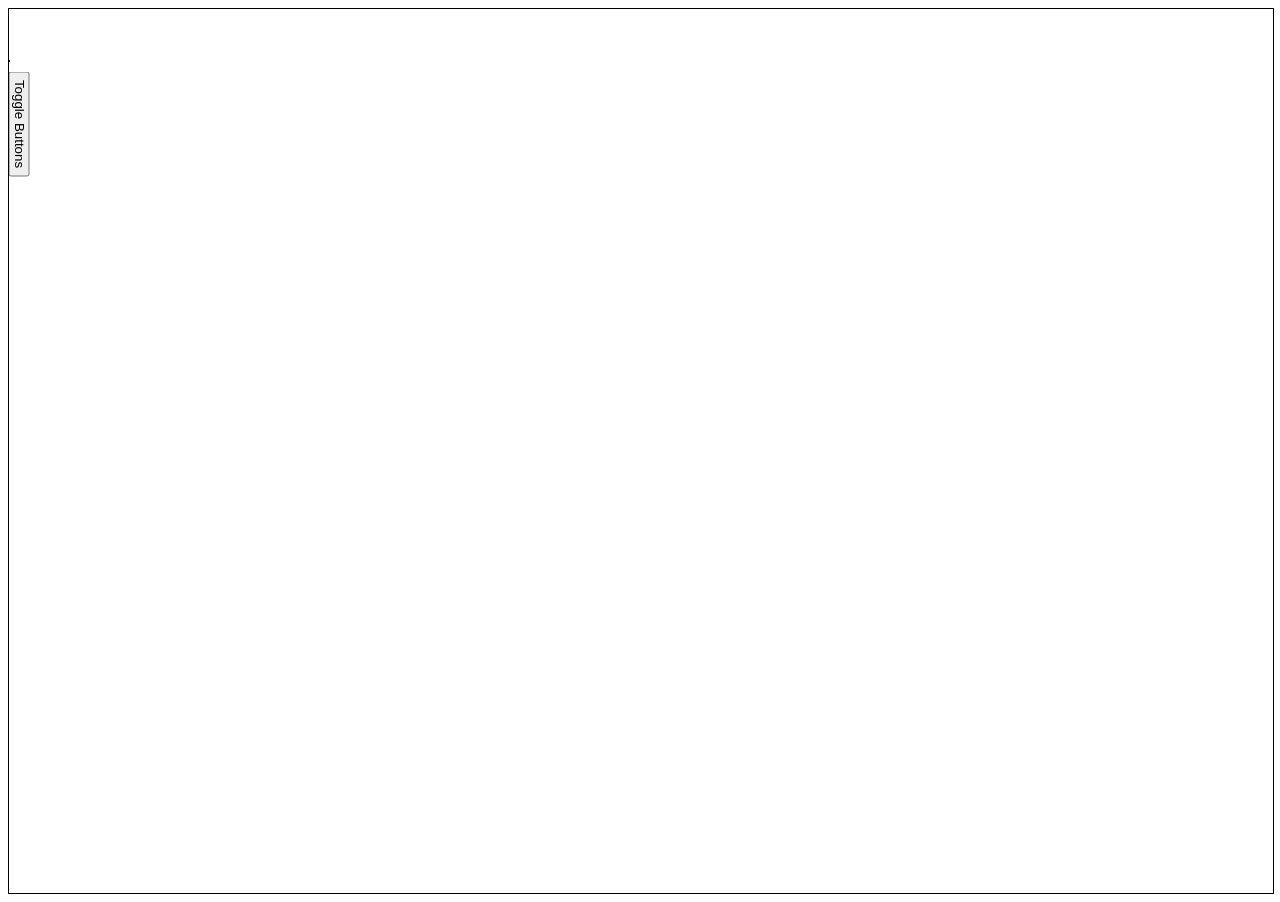
<file: process flow.html>
<html><head>
    <style>
        #process-container {
    position: relative;
    border: 1px solid #000;
        overflow: auto;
    width: 100%;
    height: 100vh;
        }
#process-container>div:focus-visible
{outline: -webkit-focus-ring-color auto 0px;}



        #sidebar {
    width: max-content;
    height: max-content;
    border: 1px solid #000;
    float: left;
    background-color: #f0f0f0;
    position: absolute;
    z-index: 3;
    top: 60px;
        }

        .item {
            position: absolute;
            background-color: #f0f0f0;
            cursor: move;
			width: 100px;
			min-height: 100px;
			height: fit-content;
			z-index:2;
        }

        .line {
            position: absolute;
            background: #000;
			height:1px;
			z-index:1;
        }
		.mainNo,.mainYes{
		    border: 1px solid #000;
		}
        div

.add-button {
	display: flex;
    background-color: #fff;
    border: 1px solid #d5d9d9;
    border-radius: 8px;
    box-shadow: rgba(213, 217, 217, .5) 0 2px 5px 0;
    box-sizing: border-box;
    color: #0f1111;
    cursor: pointer;
    font-family: "Amazon Ember", sans-serif;
    font-size: 13px;
    line-height: 29px;
    text-align: center;
    text-decoration: none;
    user-select: none;
    -webkit-user-select: none;
    touch-action: manipulation;
    vertical-align: middle;
    width: 150px;
    flex-direction: row;
    align-items: center;
    height: 50px;
}

.add-button:hover {
  background-color: #f7fafa;
}

.add-button:focus {
  border-color: #008296;
  box-shadow: rgba(213, 217, 217, .5) 0 2px 5px 0;
  outline: 0;
}

        .popup {
            position: absolute;
            background: #fff;
            border: 1px solid #000;
            padding: 10px;
            display: none;
        }
		.toggleButton{
		position: absolute;
		left: calc(100% + 10px);
		transform-origin: left;
		transform: rotate(90deg);
		width: 105px;}
			
			.process{
margin: 0px 5px;
    width: 30px;
    height: 30px;
    background: url('data:image/svg+xml;utf8,<svg xmlns="http://www.w3.org/2000/svg" viewBox="0 0 32 32" preserveAspectRatio="none">><rect x="1.6" y="7.8" width="28.8" height="14.4" fill="%23f1f3f4" stroke="%23000000" stroke-width="1.3" style="pointer-events: none;"/></svg>') no-repeat center center;
  background-size: cover;
			}
    
	.terminator{
margin: 0px 5px;
    width: 30px;
    height: 30px;
  background: url('data:image/svg+xml;utf8,<svg xmlns="http://www.w3.org/2000/svg" viewBox="0 0 32 32" preserveAspectRatio="none">><path d="M 10.38 6.3 L 21.62 6.3 C 26.53 6.3 30.5 10.2 30.5 15 C 30.5 19.8 26.53 23.7 21.62 23.7 L 10.38 23.7 C 5.47 23.7 1.5 19.8 1.5 15 C 1.5 10.2 5.47 6.3 10.38 6.3 Z" fill="%23f1f3f4" stroke="%23000000" stroke-width="1.3" stroke-miterlimit="10" style="fill: light-dark(rgb(241, 243, 244), rgb(27, 29, 30)); stroke: light-dark(rgb(0, 0, 0), rgb(192, 192, 192)); pointer-events: none;"/></svg>') no-repeat center center;
  background-size: cover; /* Adjust as needed */
  }
	
	
	.decision {
margin: 0px 5px;
    width: 30px;
    height: 30px;
  background: url('data:image/svg+xml;utf8,<svg xmlns="http://www.w3.org/2000/svg" viewBox="0 0 32 32" preserveAspectRatio="none">><path d="M 16 1.4 L 29.6 15 L 16 28.6 L 2.4 15 Z" fill="%23f1f3f4" stroke="%23000000" stroke-width="1.3" stroke-miterlimit="10" style="fill: light-dark(rgb(241, 243, 244), rgb(27, 29, 30)); stroke: light-dark(rgb(0, 0, 0), rgb(192, 192, 192)); pointer-events: none;"/></svg>') no-repeat center center;
  background-size: cover; /* Adjust as needed */
}

	.document {
margin: 0px 5px;
    width: 30px;
    height: 30px;
  background: url('data:image/svg+xml;utf8,<svg xmlns="http://www.w3.org/2000/svg" viewBox="0 0 32 32" preserveAspectRatio="none">><path d="M 1.6 5.4 L 30.4 5.4 L 30.4 21.72 Q 23.2 16.54 16 21.72 Q 8.8 26.9 1.6 21.72 L 1.6 8.28 Z" fill="%23f1f3f4" stroke="%23000000" stroke-width="1.3" stroke-miterlimit="10" style="fill: light-dark(rgb(241, 243, 244), rgb(27, 29, 30)); stroke: light-dark(rgb(0, 0, 0), rgb(192, 192, 192)); pointer-events: none;"/></svg>') no-repeat center center;
  background-size: cover; /* Adjust as needed */
}

	.inputoutput {
margin: 0px 5px;
    width: 30px;
    height: 30px;
background: url('data:image/svg+xml;utf8,<svg xmlns="http://www.w3.org/2000/svg" viewBox="0 0 32 32" preserveAspectRatio="none">><path d="M 1.6 22.2 L 6.4 7.8 L 30.4 7.8 L 25.6 22.2 Z" fill="%23f1f3f4" stroke="%23000000" stroke-width="1.3" stroke-miterlimit="10" style="fill: light-dark(rgb(241, 243, 244), rgb(27, 29, 30)); stroke: light-dark(rgb(0, 0, 0), rgb(192, 192, 192)); pointer-events: none;"/></svg>') no-repeat center center;
  background-size: cover; /* Adjust as needed */
}

	.flow {
margin: 0px 5px;
    width: 30px;
    height: 30px;
  background: url('data:image/svg+xml;utf8,<svg xmlns="http://www.w3.org/2000/svg" viewBox="0 0 32 32" preserveAspectRatio="none">><g transform="translate(0.5,0.5)" style="visibility: visible; pointer-events: none;"><path d="M 5.29 25.29 L 24.4 6.18" fill="none" stroke="white" stroke-width="9.3" stroke-miterlimit="10" style="stroke: light-dark(rgb(0, 0, 0), rgb(192, 192, 192)); pointer-events: none;" visibility="hidden"></path><path d="M 5.29 25.29 L 24.4 6.18" fill="none" stroke="%23000000" stroke-width="1.3" stroke-miterlimit="10" style="stroke: light-dark(rgb(0, 0, 0), rgb(192, 192, 192)); pointer-events: none;"></path><path d="M 25.96 4.62 L 24.92 7.74 L 24.4 6.18 L 22.84 5.66 Z" fill="%23000000" stroke="%23000000" stroke-width="1.3" stroke-miterlimit="10" style="fill: light-dark(rgb(0, 0, 0), rgb(192, 192, 192)); stroke: light-dark(rgb(0, 0, 0), rgb(192, 192, 192)); pointer-events: none;"></path></g></svg>') no-repeat center center;
  background-size: cover; /* Adjust as needed */
}
	.delay {
margin: 0px 5px;
    width: 30px;
    height: 30px;
  background: url('data:image/svg+xml;utf8,<svg xmlns="http://www.w3.org/2000/svg" viewBox="0 0 32 32" preserveAspectRatio="none">><path d="M 1.5 7.75 C 1.5 6.95 2.16 6.3 2.98 6.3 L 24.82 6.3 C 28.28 7.86 30.5 11.26 30.5 15 C 30.5 18.74 28.28 22.14 24.82 23.7 L 2.98 23.7 C 2.16 23.7 1.5 23.05 1.5 22.25 L 1.5 7.75 Z" fill="%23f1f3f4" stroke="%23000000" stroke-width="1.3" stroke-miterlimit="10" style="fill: light-dark(rgb(241, 243, 244), rgb(27, 29, 30)); stroke: light-dark(rgb(0, 0, 0), rgb(192, 192, 192)); pointer-events: none;"/></svg>') no-repeat center center;
  background-size: cover; /* Adjust as needed */
}


.materialTransfer {
margin: 0px 5px;
    width: 30px;
    height: 30px;
  background: url('data:image/svg+xml;utf8,<svg xmlns="http://www.w3.org/2000/svg" viewBox="0 0 32 32" preserveAspectRatio="none">><path d="M 1.5 10.94 L 18.9 10.94 L 18.9 4.85 L 30.5 15 L 18.9 25.15 L 18.9 19.06 L 1.5 19.06 L 1.5 15 Z" fill="%23f1f3f4" stroke="%23000000" stroke-width="1.3" stroke-miterlimit="10" style="fill: light-dark(rgb(241, 243, 244), rgb(27, 29, 30)); stroke: light-dark(rgb(0, 0, 0), rgb(192, 192, 192)); pointer-events: none;"/></svg>') no-repeat center center;
  background-size: cover; /* Adjust as needed */
}

.mainprocess {
  margin: 0px 5px;
  background: url('data:image/svg+xml;utf8,<svg width="32" height="32" xmlns="http://www.w3.org/2000/svg" preserveAspectRatio="none">&gt;<g class="layer"><path fill="%23f1f3f4" stroke="%23000000" stroke-width="1.3" d="M-.03.05h31.92v31.9H-.03z" vector-effect="non-scaling-stroke"/></g></svg>') no-repeat center center;
  background-size: 100% 100%;
}

.mainterminator {
  margin: 0px 5px;

  background: url('data:image/svg+xml;utf8,<svg width="32" height="32" xmlns="http://www.w3.org/2000/svg" preserveAspectRatio="none">&gt;<g class="layer"><path d="M9.87.05H22.2c5.39 0 9.74 7.16 9.74 15.98s-4.36 15.98-9.74 15.98H9.87c-5.39 0-9.74-7.16-9.74-15.98S4.49.05 9.87.05z" fill="%23f1f3f4" stroke="%23000000" stroke-width="1.3" vector-effect="non-scaling-stroke"/></g></svg>') no-repeat center center;
  background-size: 100% 100%;
}

.maindecision {
  margin: 0px 5px;

  background: url('data:image/svg+xml;utf8,<svg width="32" height="32" xmlns="http://www.w3.org/2000/svg" preserveAspectRatio="none">&gt;<g class="layer"><path d="m16 .4 15.72 15.73L16 31.86.28 16.13 16 .4z" fill="%23f1f3f4" stroke="%23000000" stroke-width="1.3" vector-effect="non-scaling-stroke"/></g></svg>') no-repeat center center;
  background-size: 100% 100%;
}

.maindocument {
  margin: 0px 5px;

  background: url('data:image/svg+xml;utf8,<svg width="32" height="32" xmlns="http://www.w3.org/2000/svg" preserveAspectRatio="none">preserveAspectRatio=&quot;none&quot;&gt;<g class="layer"><path d="M.1.02h31.86v27.54q-7.97-8.74-15.93 0-7.97 8.74-15.93 0V.02z" fill="%23f1f3f4" stroke="%23000000" stroke-width="1.3" vector-effect="non-scaling-stroke" /></g></svg>') no-repeat center center;
  background-size: 100% 100%;
}

.maininputoutput {
  margin: 0px 5px;

  background: url('data:image/svg+xml;utf8,<svg width="32" height="32" xmlns="http://www.w3.org/2000/svg" preserveAspectRatio="none">&gt;<g class="layer"><path d="M.1 32.07 5.4-.08h26.5l-5.3 32.15H.1z" fill="%23f1f3f4" stroke="%23000000" stroke-width="1.3" vector-effect="non-scaling-stroke"/></g></svg>') no-repeat center center;
  background-size: 100% 100%;
}

.maindelay {
  margin: 0px 5px;

  background: url('data:image/svg+xml;utf8,<svg width="32" height="32" xmlns="http://www.w3.org/2000/svg" preserveAspectRatio="none">&gt;<g class="layer"><path d="M.75 3.33c0-1.4.7-2.53 1.56-2.53h23.06c3.65 2.73 6 8.67 6 15.2 0 6.53-2.34 12.47-6 15.2H2.31c-.87 0-1.56-1.14-1.56-2.53V3.34z" fill="light-dark(rgb(241, 243, 244), rgb(27, 29, 30))" stroke="light-dark(rgb(0, 0, 0), rgb(192, 192, 192))" stroke-width="1.3" vector-effect="non-scaling-stroke"/></g></svg>') no-repeat center center;
  background-size: 100% 100%;
}

.mainmaterialTransfer {
  margin: 0px 5px;

  background: url('data:image/svg+xml;utf8,<svg width="32" height="32" xmlns="http://www.w3.org/2000/svg" preserveAspectRatio="none">&gt;<g class="layer"><path d="M.69 10.19h18.38V1.66l12.25 14.21-12.25 14.21v-8.53H.69V10.17z" fill="light-dark(rgb(241, 243, 244), rgb(27, 29, 30))" stroke="light-dark(rgb(0, 0, 0), rgb(192, 192, 192))" stroke-width="1.3" vector-effect="non-scaling-stroke"/></g></svg>') no-repeat center center;
  background-size: 100% 100%;
}

.mainNo.item,.mainYes.item{
    width: 30px;
    height: 20px;
	min-height:20px;
}

.center{
    align-content: center;
    text-align: center;}
	
	
	/* Add styles for the resizers */
.resizers {
    position: absolute;
    width: 100%;
    height: 100%;
    top: 0;
    left: 0;
    pointer-events: none; /* To allow clicks through to the resizable element */
}

/* Individual resizers */
.resizer {
    width: 10px;
    height: 10px;
    background: #000;
    position: absolute;
    pointer-events: all; /* Enable pointer events on resizers */
}

/* Resizer positions */
.resizer.top-left {
    top: -5px;
    left: -5px;
    cursor: nwse-resize;
}

.resizer.top-right {
    top: -5px;
    right: -5px;
    cursor: nesw-resize;
}

.resizer.bottom-left {
    bottom: -5px;
    left: -5px;
    cursor: nesw-resize;
}

.resizer.bottom-right {
    bottom: -5px;
    right: -5px;
    cursor: nwse-resize;
}

/* Container styles */
#process-container {
    position: relative;
    width: 100%;
    height: 100%;
}
#context-menu{z-index:10000;}
body {
  user-select: none;
}


.endline::after {
    content: '';
    position: absolute;
    width: 21px;
    height: 17px;
    top: -8px;
	left:calc(100% - 20px);
    background-color: #ffffff;
  background: url('data:image/svg+xml;utf8,<svg width="10" height="10" xmlns="http://www.w3.org/2000/svg" preserveAspectRatio="none"><g class="layer"><g class="layer"><path d="M9 5 .6 9.2 2.7 5 .6.8 9 5z" fill="light-dark(rgb(0, 0, 0), rgb(255, 255, 255))" class="layer" stroke="light-dark(rgb(0, 0, 0), rgb(255, 255, 255))" stroke-miterlimit="10"/></g></g></svg>') no-repeat center center;
  background-size: 100% 100%; /* Adjust as needed */

}

	</style>
	
</head>


<body>
        <div id="sidebar">
        <button class="toggleButton" onclick="toggleButtons()">Toggle Buttons</button>
        <div id="button-container" style="display: none;">
		            <div class="add-button" onclick="addItem('terminator')"><div class="terminator"></div><div>Start/End</div></div>
            <div class="add-button" onclick="addItem('process')"><div class="process"></div><div>Process</div></div>
            <div class="add-button" onclick="addItem('inputoutput')"><div class="inputoutput"></div><div>Input/Output</div></div>
            <div class="add-button" onclick="addItem('document')"><div class="document"></div><div>Document</div></div>
            <div class="add-button" onclick="addItem('materialTransfer')"><div class="materialTransfer"></div><div>Material Transfer</div></div>
            <div class="add-button" onclick="addItem('delay')"><div class="delay"></div><div>Delay</div></div>
            <div class="add-button" onclick="addItem('decision')"><div class="decision"></div><div>Decision</div></div>
            <div class="add-button" onclick="addLink()"><div class="flow"></div><div>Direction of flow</div></div>
            <div class="add-button" onclick="saveDiagram()"><div></div><div>Save </div></div>
            <div class="add-button" onclick="loadDiagram()"><div></div><div>Load</div></div>
        </div>
    </div>
    
    <div id="process-container"></div><div class="popup" id="popup">
        <button onclick="addItemBetween('process')">Process</button>
        <button onclick="addItemBetween('inputoutput')">Input/Output</button>
        <button onclick="addItemBetween('document')">Document</button>
        <button onclick="addItemBetween('materialTransfer')">Material Transfer</button>
        <button onclick="addItemBetween('delay')">Delay</button>
        <button onclick="addItemBetween('decision')">Decision</button>
    </div>

    <script>
let processCounter = 0;
let selectedItems = [];
let selectedLine = null;
const connections = [];
let isAddingLink = false;
const diagramData = { items: [], connections: [] };

document.addEventListener('DOMContentLoaded', () => {
    createContextMenu();
    document.addEventListener('click', (e) => {
        if (!e.target.closest('#context-menu')) {
            hideContextMenu();
        }
    });
});

function createContextMenu() {
    const contextMenu = document.createElement('div');
    contextMenu.id = 'context-menu';
    contextMenu.style.position = 'absolute';
    contextMenu.style.display = 'none';
    contextMenu.style.backgroundColor = '#f0f0f0';
    contextMenu.style.border = '1px solid #000';
    document.body.appendChild(contextMenu);

    const menuOptions = ['Process', 'Input/Output', 'Document', 'Material Transfer', 'Delay'];
    menuOptions.forEach(option => {
        const menuItem = document.createElement('div');
        menuItem.innerText = option;
        menuItem.style.padding = '5px';
        menuItem.addEventListener('click', () => {
            addItemBetween(option);
            contextMenu.style.display = 'none';
        });
        contextMenu.appendChild(menuItem);
    });
}

function hideContextMenu() {
    const contextMenu = document.getElementById('context-menu');
    contextMenu.style.display = 'none';
    selectedLine = null; // Reset selected line when context menu is hidden
}
function addItem(type, x = 100, y = 100, entry = null, decisionid = null) {
    const container = document.getElementById('process-container');
    const newItem = document.createElement('div');
    newItem.className = 'main' + type + ' item center';
    newItem.style.top = `${y}px`;
    newItem.style.left = `${x}px`;
    newItem.innerText = type;
    newItem.id = entry || generateUniqueId();
    newItem.contentEditable = false; // Make item initially non-editable
    newItem.addEventListener('dblclick', () => enableEditing(newItem));
    newItem.addEventListener('blur', () => disableEditing(newItem));
    newItem.addEventListener('mousedown', dragStart);

    newItem.addEventListener('click', () => {
        if (isAddingLink) handleSelectItem(newItem);
    });
    makeResizable(newItem); // Make the item resizable
    container.appendChild(newItem);
    diagramData.items.push({ id: newItem.id, type, x, y });

    if (type == "Yes" || type == "No") {
        connectItems(decisionid, newItem);
    }

    if (type == "decision") {
        x = x + newItem.clientWidth / 2;
        y = y + newItem.clientHeight / 2;
        addItem("Yes", x - 50, y + 50, null, newItem);
        addItem("No", x + 50, y + 50, null, newItem);
    }
}


function updateItemData(newItem) {
    const itemData = diagramData.items.find(d => d.id === newItem.id);
    if (itemData) {
        itemData.type = newItem.innerText; // Update the type with the new content
    }
}
function enableEditing(item) {
    item.contentEditable = true;
    item.focus();
}

function disableEditing(item) {
    item.contentEditable = false;
    updateItemData(item);
}

	
function handleSelectItem(newItem) {
    newItem.style.border = selectedItems.includes(newItem) ? '1px solid #000' : '2px solid blue';
    selectedItems = selectedItems.includes(newItem) ? selectedItems.filter(item => item !== newItem) : [...selectedItems, newItem];

    if (selectedItems.length === 2) {
        selectedItems.forEach(item => item.style.border = '');
        connectItems(selectedItems[0], selectedItems[1]);
        selectedItems = [];
        isAddingLink = false;
    }
}

function addLink() {
    isAddingLink = true;
}

function dragStart(event) {
    if (event.button !== 0) return; // Only allow left mouse button
    const item = event.target;
    const shiftX = item.classList.contains("resizer")?"0px":event.clientX - item.getBoundingClientRect().left;
    const shiftY = item.classList.contains("resizer")?"0px":event.clientY - item.getBoundingClientRect().top;

    function moveAt(pageX, pageY) {
        const container = document.getElementById('process-container');
        const containerRect = container.getBoundingClientRect();
        item.style.left = `${pageX - containerRect.left - shiftX}px`;
        item.style.top = `${pageY - containerRect.top - shiftY}px`;
        const itemData = diagramData.items.find(d => d.id === item.id);
        if (itemData) {
            itemData.x = item.offsetLeft;
            itemData.y = item.offsetTop;
        }
        updateLines();
    }

    function onMouseMove(event) {
        if (event.buttons !== 1) { // Check if the left mouse button is pressed
            stopDragging();
            return;
        }
        moveAt(event.pageX, event.pageY);
    }

    function stopDragging() {
        document.removeEventListener('mousemove', onMouseMove);
        document.removeEventListener('mouseup', stopDragging);
    }

    document.addEventListener('mousemove', onMouseMove);
    document.addEventListener('mouseup', stopDragging);
    item.ondragstart = () => false;
}


function connectItems(item1, item2) {
    const midLine = {
        id: generateUniqueId(),
        from: item1.id,
        to: item2.id,
        draggable: false // No draggable functionality for the middle line
    };
    connections.push(midLine);
    diagramData.connections.push(midLine);
    updateLines();
}

function updateLines() {
    const container = document.getElementById('process-container');
    container.querySelectorAll('.line').forEach(line => container.removeChild(line));
    connections.forEach(({ from, to, id }) => {
        const item1 = document.getElementById(from);
        const item2 = document.getElementById(to);
        const startX = item1.offsetLeft + item1.offsetWidth / 2;
        const startY = item1.offsetTop + item1.offsetHeight / 2;
        const endX = item2.offsetLeft + item2.offsetWidth / 2;
        const endY = item2.offsetTop + item2.offsetHeight / 2;

        const distVert = Math.abs(startY - endY);
        const distHorz = Math.abs(startX - endX);


//for doc 37 % on top
//for input 24% on side
		let type="",correction;
        if (distVert > distHorz) {
            // Horizontal-Vertical-Horizontal combination
            const midY = (startY + endY) / 2;			
						if (item2.classList.contains("maindocument") && (startY > endY)){correction=0.37*item2.clientHeight} else {correction=0.5*item2.clientHeight}

            createLine(container, startX, startY, startX, midY, id,from,to);
            createLine(container, startX, midY, endX, midY, id,from,to);
            createLine(container, endX, midY, endX, endY, id,from,to,"end",correction);
        } else {
            // Vertical-Horizontal-Vertical combination
			if (item2.classList.contains("maininputoutput")){correction=0.41*item2.clientWidth}else{correction=0.5*item2.clientWidth}

            const midX = (startX + endX) / 2;
            createLine(container, startX, startY, midX, startY, id,from,to);
            createLine(container, midX, startY, midX, endY, id,from,to);
            createLine(container, midX, endY, endX, endY, id,from,to,"end",correction);
        }
    });
}

function createLine(container, startX, startY, endX, endY, id,from,to,type=null,correction=0) {
    const length = (Math.sqrt((endX - startX) ** 2 + (endY - startY) ** 2))-correction;
    const angle = Math.atan2(endY - startY, endX - startX) * 180 / Math.PI;
    const line = document.createElement('div');
	
	
    line.className = `line ${type=='end'?'endline':''}`;
    line.style.width = `${length}px`;
    line.style.transform = `rotate(${angle}deg)`;
    line.style.left = `${startX}px`;
    line.style.top = `${startY}px`;
    line.style.transformOrigin = 'left';
    line.addEventListener('contextmenu', (e) => {
        e.preventDefault();
        selectedLine = { item1: document.getElementById(from), item2: document.getElementById(to) };
        showContextMenu(e.pageX, e.pageY);
    });
    container.appendChild(line);
}


function showContextMenu(x, y) {
    const contextMenu = document.getElementById('context-menu');
    contextMenu.style.left = `${x}px`;
    contextMenu.style.top = `${y}px`;
    contextMenu.style.display = 'block';
}

function addItemBetween(type) {
    const x = (parseInt(selectedLine.item1.style.left) + parseInt(selectedLine.item2.style.left)) / 2;
    const y = (parseInt(selectedLine.item1.style.top) + parseInt(selectedLine.item2.style.top)) / 2;
    const newItemId = generateUniqueId();
    addItem(type, x, y, newItemId);

    // Remove the existing connection
    connections.splice(connections.findIndex(conn => conn.from === selectedLine.item1.id && conn.to === selectedLine.item2.id), 1);
    diagramData.connections = diagramData.connections.filter(conn => !(conn.from === selectedLine.item1.id && conn.to === selectedLine.item2.id));

    // Add new connections
    connectItems(selectedLine.item1, document.getElementById(newItemId));
    connectItems(document.getElementById(newItemId), selectedLine.item2);
    selectedLine = null;
    document.getElementById('popup').style.display = 'none';
}

function saveDiagram() {
    localStorage.setItem('diagramData', JSON.stringify(diagramData));
}

function loadDiagram() {
    const savedData = localStorage.getItem('diagramData');
    if (savedData) {
        const { items, connections } = JSON.parse(savedData);
        const container = document.getElementById('process-container');
        container.innerHTML = ""; // Clear existing items and lines
        diagramData.items = [];
        diagramData.connections = [];
        items.forEach(item => {
            addItem(item.type, parseInt(item.x), parseInt(item.y), item.id);
        });
        // Restore connections
        connections.forEach(conn => {
            const fromItem = document.getElementById(conn.from);
            const toItem = document.getElementById(conn.to);
            if (fromItem && toItem) {
                connectItems(fromItem, toItem);
            }
        });
        updateLines();
    }
}

function generateUniqueId() {
    return 'xxxx-xxxx-4xxx-yxxx-xxxxxx'.replace(/[xy]/g, function(c) {
        var r = Math.random() * 16 | 0, v = c === 'x' ? r : (r & 0x3 | 0x8);
        return v.toString(16);
    });
}

function toggleButtons() {
    const buttonContainer = document.getElementById('button-container');
    buttonContainer.style.display = buttonContainer.style.display === 'none' ? 'block' : 'none';
}


function makeResizable(item) {
    const resizers = document.createElement('div');
    resizers.className = 'resizers';
    //['top-left', 'top-right', 'bottom-left', 'bottom-right'].forEach(pos => {
	['bottom-right'].forEach(pos => {
        const resizer = document.createElement('div');
        resizer.className = 'resizer ' + pos;
        resizer.addEventListener('mousedown', initResize);
        resizers.appendChild(resizer);
    });
    item.appendChild(resizers);
}

function initResize(e) {
    e.preventDefault();
    window.addEventListener('mousemove', resize);
    window.addEventListener('mouseup', stopResize);
    const item = e.target.parentElement.parentElement;
    const resizer = e.target;

    function resize(e) {
        const rect = item.getBoundingClientRect();
        if (resizer.classList.contains('top-left1')) {
            item.style.width = rect.right - e.clientX + 'px';
            item.style.height = rect.bottom - e.clientY + 'px';
            item.style.left = e.clientX + 'px';
            item.style.top = e.clientY + 'px';
        } else if (resizer.classList.contains('top-right1')) {
            item.style.width = e.clientX - rect.left + 'px';
            item.style.height = rect.bottom - e.clientY + 'px';
            item.style.top = e.clientY + 'px';
        } else if (resizer.classList.contains('bottom-left1')) {
            item.style.width = rect.right - e.clientX + 'px';
            item.style.height = e.clientY - rect.top + 'px';
            item.style.left = e.clientX + 'px';
        } else {
            item.style.width = e.clientX - rect.left + 'px';
            item.style.height = e.clientY - rect.top + 'px';
        }
        updateItemSize(item);
        updateLines();
    }

    function stopResize() {
        window.removeEventListener('mousemove', resize);
        window.removeEventListener('mouseup', stopResize);
    }
}

function updateItemSize(item) {
    const itemData = diagramData.items.find(d => d.id === item.id);
    if (itemData) {
        itemData.width = item.style.width;
        itemData.height = item.style.height;
    }
}


	
    </script>
</file>
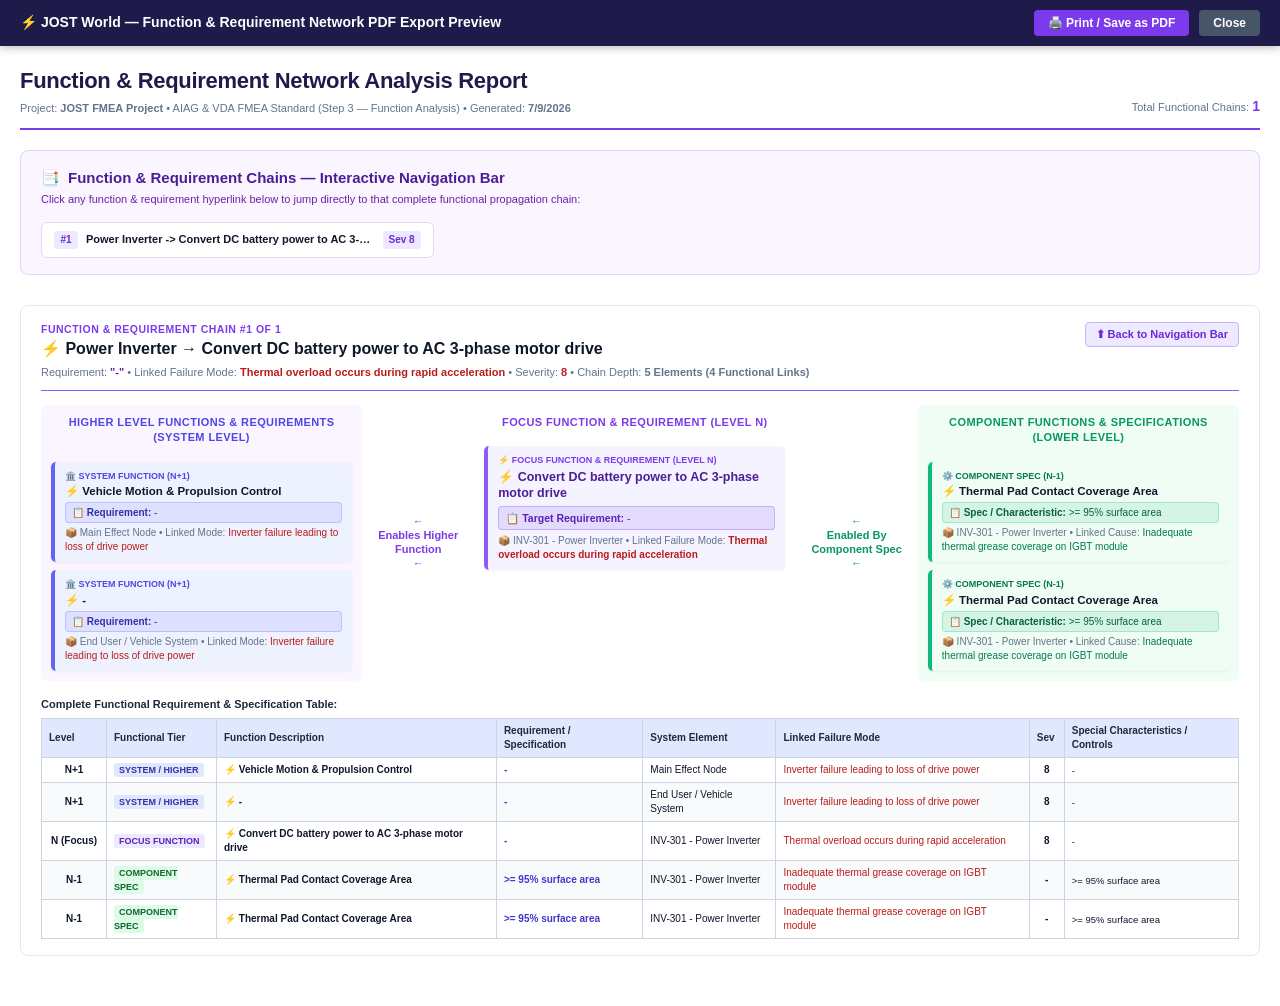
<file: scratch_function_chains_report.html>
<!DOCTYPE html>
<html lang="en">
<head>
  <meta charset="UTF-8">
  <title>Function &amp; Requirement Network Analysis Report - JOST FMEA Project</title>
  <style>
    @page {
      size: A4 landscape;
      margin: 8mm 10mm 10mm 10mm;
    }
    * {
      box-sizing: border-box;
      -webkit-print-color-adjust: exact !important;
      print-color-adjust: exact !important;
    }
    body {
      font-family: 'Segoe UI', Arial, Helvetica, sans-serif;
      margin: 0;
      padding: 0;
      color: #0f172a;
      background: #ffffff;
      font-size: 11px;
      line-height: 1.4;
    }

    /* Toolbar for web preview */
    .toolbar {
      position: sticky;
      top: 0;
      z-index: 1000;
      background: #1e1b4b;
      color: #ffffff;
      padding: 10px 20px;
      display: flex;
      justify-content: space-between;
      align-items: center;
      box-shadow: 0 2px 8px rgba(0,0,0,0.25);
    }
    .toolbar-btn {
      background: #7c3aed;
      color: #ffffff;
      border: none;
      padding: 6px 14px;
      font-size: 12px;
      font-weight: 700;
      border-radius: 4px;
      cursor: pointer;
    }
    .toolbar-btn:hover { background: #6d28d9; }

    .report-wrapper {
      max-width: 1400px;
      margin: 0 auto;
      padding: 20px;
    }

    /* Header banner */
    .doc-header {
      border-bottom: 2.5px solid #7c3aed;
      padding-bottom: 12px;
      margin-bottom: 20px;
      display: flex;
      justify-content: space-between;
      align-items: flex-end;
    }
    .doc-header h1 {
      font-size: 22px;
      margin: 0;
      color: #1e1b4b;
      font-weight: 800;
      letter-spacing: -0.3px;
    }
    .doc-meta {
      font-size: 11px;
      color: #64748b;
      margin-top: 4px;
    }

    /* Navigation Bar / TOC */
    .nav-bar-container {
      background: #faf5ff;
      border: 1.5px solid #ddd6fe;
      border-radius: 8px;
      padding: 16px 20px;
      margin-bottom: 30px;
      page-break-after: always;
      break-after: page;
    }
    .nav-bar-title {
      font-size: 15px;
      font-weight: 800;
      color: #4c1d95;
      margin-bottom: 4px;
      display: flex;
      align-items: center;
      gap: 8px;
    }
    .nav-bar-desc {
      font-size: 11px;
      color: #6b21a8;
      margin-bottom: 14px;
    }
    .nav-bar-grid {
      display: grid;
      grid-template-columns: repeat(auto-fill, minmax(380px, 1fr));
      gap: 10px;
    }
    .nav-bar-link {
      display: flex;
      align-items: center;
      gap: 8px;
      padding: 8px 12px;
      background: #ffffff;
      border: 1px solid #ddd6fe;
      border-radius: 6px;
      text-decoration: none;
      color: #0f172a;
      font-size: 11px;
      font-weight: 600;
      transition: all 0.15s ease;
    }
    .nav-bar-link:hover {
      background: #f5f3ff;
      border-color: #8b5cf6;
      color: #7c3aed;
      transform: translateY(-1px);
    }
    .nav-link-badge {
      background: #ede9fe;
      color: #6d28d9;
      font-size: 10px;
      font-weight: 800;
      padding: 2px 6px;
      border-radius: 4px;
      min-width: 24px;
      text-align: center;
    }
    .nav-link-text {
      flex: 1;
      white-space: nowrap;
      overflow: hidden;
      text-overflow: ellipsis;
    }
    .nav-link-sev {
      background: #ede9fe;
      color: #6d28d9;
      font-size: 10px;
      font-weight: 800;
      padding: 2px 6px;
      border-radius: 4px;
      white-space: nowrap;
    }

    /* Chain Section */
    .chain-section {
      background: #ffffff;
      border: 1px solid #e2e8f0;
      border-radius: 8px;
      padding: 16px 20px;
      margin-bottom: 30px;
      page-break-after: always;
      break-after: page;
    }
    .chain-section:last-child {
      page-break-after: auto;
      break-after: auto;
    }
    .chain-header {
      display: flex;
      justify-content: space-between;
      align-items: flex-start;
      border-bottom: 1.5px solid #e2e8f0;
      padding-bottom: 10px;
      margin-bottom: 14px;
    }
    .chain-num {
      font-size: 10.5px;
      font-weight: 800;
      color: #7c3aed;
      text-transform: uppercase;
      letter-spacing: 0.5px;
    }
    .chain-title {
      font-size: 16px;
      font-weight: 800;
      color: #0f172a;
      margin: 2px 0 4px 0;
    }
    .chain-subtitle {
      font-size: 11px;
      color: #64748b;
    }
    .back-to-nav-btn {
      font-size: 11px;
      font-weight: 700;
      color: #7c3aed;
      text-decoration: none;
      background: #ede9fe;
      padding: 4px 10px;
      border-radius: 4px;
      border: 1px solid #ddd6fe;
      white-space: nowrap;
    }
    .back-to-nav-btn:hover {
      background: #7c3aed;
      color: #ffffff;
    }

    /* 3-Column Diagram */
    .chain-diagram-container {
      display: flex;
      align-items: stretch;
      gap: 12px;
      margin-top: 10px;
    }
    .chain-col {
      flex: 1;
      display: flex;
      flex-direction: column;
      gap: 8px;
      border-radius: 6px;
      padding: 10px;
    }
    .col-header {
      font-size: 11px;
      font-weight: 800;
      text-transform: uppercase;
      letter-spacing: 0.4px;
      padding-bottom: 4px;
      margin-bottom: 4px;
      text-align: center;
    }
    .col-connector {
      display: flex;
      align-items: center;
      justify-content: center;
      font-weight: 900;
      font-size: 11px;
      line-height: 1.25;
      text-align: center;
      padding: 0 4px;
      min-width: 55px;
    }

    .node-card {
      background: #ffffff;
      border-radius: 5px;
      padding: 8px 10px;
      border-left: 4px solid #cbd5e1;
      box-shadow: 0 1px 3px rgba(0,0,0,0.05);
    }
    .card-tag {
      font-size: 9px;
      font-weight: 800;
      text-transform: uppercase;
      margin-bottom: 2px;
    }
    .card-title {
      font-size: 11.5px;
      font-weight: 700;
      color: #0f172a;
      line-height: 1.3;
    }
    .card-meta {
      font-size: 10px;
      color: #64748b;
      margin-top: 3px;
    }
    .no-node {
      font-style: italic;
      color: #94a3b8;
      text-align: center;
      padding: 20px 0;
      font-size: 11px;
    }

    /* Tables */
    .chain-table {
      width: 100%;
      border-collapse: collapse;
      font-size: 10px;
    }
    .chain-table th, .chain-table td {
      border: 1px solid #cbd5e1;
      padding: 5px 7px;
      text-align: left;
    }
    .chain-table th {
      color: #1e293b;
      font-weight: 700;
      font-size: 10px;
    }
    .chain-table tr:nth-child(even) { background: #f8fafc; }

    .type-badge {
      font-size: 9px;
      font-weight: 800;
      padding: 2px 5px;
      border-radius: 3px;
      text-transform: uppercase;
    }

    @media print {
      .no-print { display: none !important; }
      .report-wrapper { padding: 0; max-width: 100%; }
      .chain-section { border: none; padding: 0; margin-bottom: 0; }
      .nav-bar-container { border: none; padding: 0; margin-bottom: 0; }
      .nav-bar-link { border-color: #cbd5e1 !important; color: #7c3aed !important; text-decoration: underline; }
      .back-to-nav-btn { display: inline-block; }
      body { font-size: 10px; }
    }
  </style>
</head>
<body>
  <div class="toolbar no-print">
    <div style="font-weight:bold; font-size:14px;">⚡ JOST World &mdash; Function &amp; Requirement Network PDF Export Preview</div>
    <div style="display:flex; gap:10px;">
      <button type="button" class="toolbar-btn" onclick="window.print()">🖨️ Print / Save as PDF</button>
      <button type="button" class="toolbar-btn" style="background:#475569;" onclick="window.close()">Close</button>
    </div>
  </div>

  <div class="report-wrapper">
    <header class="doc-header">
      <div>
        <h1>Function &amp; Requirement Network Analysis Report</h1>
        <div class="doc-meta">
          Project: <strong>JOST FMEA Project</strong> &bull; 
          AIAG &amp; VDA FMEA Standard (Step 3 &mdash; Function Analysis) &bull; 
          Generated: <strong>7/9/2026</strong>
        </div>
      </div>
      <div style="text-align:right; font-size:11px; color:#64748b;">
        Total Functional Chains: <strong style="color:#7c3aed; font-size:14px;">1</strong>
      </div>
    </header>

    <!-- Navigation Bar / TOC -->
    <nav id="top-func-nav-bar" class="nav-bar-container">
      <div class="nav-bar-title">
        <span>📑</span> Function &amp; Requirement Chains &mdash; Interactive Navigation Bar
      </div>
      <div class="nav-bar-desc">
        Click any function &amp; requirement hyperlink below to jump directly to that complete functional propagation chain:
      </div>
      <div class="nav-bar-grid">
        
      <a href="#fchain-fm-1" class="nav-bar-link">
        <span class="nav-link-badge">#1</span>
        <span class="nav-link-text">Power Inverter -&gt; Convert DC battery power to AC 3-phase motor drive (-)</span>
        <span class="nav-link-sev" style="background:#ede9fe; color:#6d28d9;">Sev 8</span>
      </a>
    
      </div>
    </nav>

    <!-- All Function Chains -->
    
      <section id="fchain-fm-1" class="chain-section">
        <div class="chain-header" style="border-bottom-color: #8b5cf6;">
          <div class="chain-header-info">
            <div class="chain-num" style="color: #7c3aed;">Function &amp; Requirement Chain #1 of 1</div>
            <h2 class="chain-title">⚡ Power Inverter &rarr; Convert DC battery power to AC 3-phase motor drive</h2>
            <div class="chain-subtitle">
              <span>Requirement: <strong style="color:#5b21b6;">"-"</strong></span> &bull; 
              <span>Linked Failure Mode: <strong style="color:#b91c1c;">Thermal overload occurs during rapid acceleration</strong></span> &bull; 
              <span>Severity: <strong style="color:#b91c1c;">8</strong></span> &bull; 
              <span>Chain Depth: <strong>5 Elements (4 Functional Links)</strong></span>
            </div>
          </div>
          <a href="#top-func-nav-bar" class="back-to-nav-btn" style="background:#ede9fe; color:#6d28d9; border-color:#c4b5fd;">⬆ Back to Navigation Bar</a>
        </div>

        <!-- 3-Column AIAG-VDA Function & Requirement Chain Diagram -->
        <div class="chain-diagram-container">
          <div class="chain-col" style="border-color: #c7d2fe; background: #faf5ff;">
            <div class="col-header" style="color: #4f46e5; border-bottom-color: #c7d2fe;">Higher Level Functions &amp; Requirements (System Level)</div>
            
      <div class="node-card card-effect" style="border-left-color: #6366f1; background: #eef2ff;">
        <div class="card-tag" style="color: #4f46e5;">🏛️ SYSTEM FUNCTION (N+1)</div>
        <div class="card-title">⚡ Vehicle Motion &amp; Propulsion Control</div>
        <div style="background: rgba(99, 102, 241, 0.12); border: 1px solid rgba(99, 102, 241, 0.25); border-radius: 4px; padding: 3px 6px; font-size: 10px; color: #3730a3; margin-top: 3px; line-height: 1.3;">
          📋 <strong>Requirement:</strong> -
        </div>
        <div class="card-meta">📦 Main Effect Node &bull; Linked Mode: <span style="color:#b91c1c;">Inverter failure leading to loss of drive power</span></div>
      </div>
    
      <div class="node-card card-effect" style="border-left-color: #6366f1; background: #eef2ff;">
        <div class="card-tag" style="color: #4f46e5;">🏛️ SYSTEM FUNCTION (N+1)</div>
        <div class="card-title">⚡ -</div>
        <div style="background: rgba(99, 102, 241, 0.12); border: 1px solid rgba(99, 102, 241, 0.25); border-radius: 4px; padding: 3px 6px; font-size: 10px; color: #3730a3; margin-top: 3px; line-height: 1.3;">
          📋 <strong>Requirement:</strong> -
        </div>
        <div class="card-meta">📦 End User / Vehicle System &bull; Linked Mode: <span style="color:#b91c1c;">Inverter failure leading to loss of drive power</span></div>
      </div>
    
          </div>

          <div class="col-connector" style="color: #7c3aed;">&larr;<br>Enables Higher<br>Function<br>&larr;</div>

          <div class="chain-col" style="border-color: #ddd6fe; background: #ffffff;">
            <div class="col-header" style="color: #7c3aed; border-bottom-color: #ddd6fe;">Focus Function &amp; Requirement (Level N)</div>
            
      <div class="node-card card-focus" style="border-left-color: #8b5cf6; background: #f5f3ff;">
        <div class="card-tag" style="color: #7c3aed;">⚡ FOCUS FUNCTION &amp; REQUIREMENT (LEVEL N)</div>
        <div class="card-title" style="color: #4c1d95; font-size: 12.5px;">⚡ Convert DC battery power to AC 3-phase motor drive</div>
        <div style="background: rgba(139, 92, 246, 0.16); border: 1px solid rgba(139, 92, 246, 0.35); border-radius: 4px; padding: 4px 7px; font-size: 10.5px; color: #5b21b6; margin-top: 4px; line-height: 1.35;">
          📋 <strong>Target Requirement:</strong> -
        </div>
        <div class="card-meta" style="margin-top: 4px;">📦 INV-301 - Power Inverter &bull; Linked Failure Mode: <strong style="color: #b91c1c;">Thermal overload occurs during rapid acceleration</strong></div>
      </div>
    
          </div>

          <div class="col-connector" style="color: #059669;">&larr;<br>Enabled By<br>Component Spec<br>&larr;</div>

          <div class="chain-col" style="border-color: #a7f3d0; background: #f0fdf4;">
            <div class="col-header" style="color: #059669; border-bottom-color: #a7f3d0;">Component Functions &amp; Specifications (Lower Level)</div>
            
        <div class="node-card card-cause" style="border-left-color: #10b981; background: #f0fdf4;">
          <div class="card-tag" style="color: #047857;">⚙️ COMPONENT SPEC (N-1)</div>
          <div class="card-title">⚡ Thermal Pad Contact Coverage Area</div>
          <div style="background: rgba(16, 185, 129, 0.12); border: 1px solid rgba(16, 185, 129, 0.25); border-radius: 4px; padding: 3px 6px; font-size: 10px; color: #065f46; margin-top: 3px; line-height: 1.3;">
            📋 <strong>Spec / Characteristic:</strong> &gt;= 95% surface area
          </div>
          <div class="card-meta">📦 INV-301 - Power Inverter &bull; Linked Cause: <span style="color:#047857;">Inadequate thermal grease coverage on IGBT module</span></div>
        </div>
      
        <div class="node-card card-cause" style="border-left-color: #10b981; background: #f0fdf4;">
          <div class="card-tag" style="color: #047857;">⚙️ COMPONENT SPEC (N-1)</div>
          <div class="card-title">⚡ Thermal Pad Contact Coverage Area</div>
          <div style="background: rgba(16, 185, 129, 0.12); border: 1px solid rgba(16, 185, 129, 0.25); border-radius: 4px; padding: 3px 6px; font-size: 10px; color: #065f46; margin-top: 3px; line-height: 1.3;">
            📋 <strong>Spec / Characteristic:</strong> &gt;= 95% surface area
          </div>
          <div class="card-meta">📦 INV-301 - Power Inverter &bull; Linked Cause: <span style="color:#047857;">Inadequate thermal grease coverage on IGBT module</span></div>
        </div>
      
          </div>
        </div>

        <!-- Full Function Chain Details Table -->
        <div style="margin-top:16px;">
          <div style="font-weight:700; font-size:11px; margin-bottom:6px; color:#1e293b;">Complete Functional Requirement &amp; Specification Table:</div>
          <table class="chain-table">
            <thead>
              <tr style="background:#ede9fe;">
                <th style="width:65px; background:#e0e7ff;">Level</th>
                <th style="width:110px; background:#e0e7ff;">Functional Tier</th>
                <th style="background:#e0e7ff;">Function Description</th>
                <th style="background:#e0e7ff;">Requirement / Specification</th>
                <th style="background:#e0e7ff;">System Element</th>
                <th style="background:#e0e7ff;">Linked Failure Mode</th>
                <th style="width:35px; background:#e0e7ff;">Sev</th>
                <th style="background:#e0e7ff;">Special Characteristics / Controls</th>
              </tr>
            </thead>
            <tbody>
              
      <tr>
        <td style="font-weight:bold; text-align:center;">N+1</td>
        <td><span class="type-badge" style="background:#e0e7ff; color:#3730a3;">System / Higher</span></td>
        <td style="font-weight:700;">⚡ Vehicle Motion &amp; Propulsion Control</td>
        <td style="color:#4338ca; font-weight:600;">-</td>
        <td>Main Effect Node</td>
        <td style="color:#b91c1c;">Inverter failure leading to loss of drive power</td>
        <td style="text-align:center; font-weight:700;">8</td>
        <td style="font-size:9.5px;">-</td>
      </tr>
    
      <tr>
        <td style="font-weight:bold; text-align:center;">N+1</td>
        <td><span class="type-badge" style="background:#e0e7ff; color:#3730a3;">System / Higher</span></td>
        <td style="font-weight:700;">⚡ -</td>
        <td style="color:#4338ca; font-weight:600;">-</td>
        <td>End User / Vehicle System</td>
        <td style="color:#b91c1c;">Inverter failure leading to loss of drive power</td>
        <td style="text-align:center; font-weight:700;">8</td>
        <td style="font-size:9.5px;">-</td>
      </tr>
    
      <tr>
        <td style="font-weight:bold; text-align:center;">N (Focus)</td>
        <td><span class="type-badge" style="background:#ede9fe; color:#5b21b6;">Focus Function</span></td>
        <td style="font-weight:700;">⚡ Convert DC battery power to AC 3-phase motor drive</td>
        <td style="color:#4338ca; font-weight:600;">-</td>
        <td>INV-301 - Power Inverter</td>
        <td style="color:#b91c1c;">Thermal overload occurs during rapid acceleration</td>
        <td style="text-align:center; font-weight:700;">8</td>
        <td style="font-size:9.5px;">-</td>
      </tr>
    
      <tr>
        <td style="font-weight:bold; text-align:center;">N-1</td>
        <td><span class="type-badge" style="background:#dcfce7; color:#166534;">Component Spec</span></td>
        <td style="font-weight:700;">⚡ Thermal Pad Contact Coverage Area</td>
        <td style="color:#4338ca; font-weight:600;">&gt;= 95% surface area</td>
        <td>INV-301 - Power Inverter</td>
        <td style="color:#b91c1c;">Inadequate thermal grease coverage on IGBT module</td>
        <td style="text-align:center; font-weight:700;">-</td>
        <td style="font-size:9.5px;">>= 95% surface area</td>
      </tr>
    
      <tr>
        <td style="font-weight:bold; text-align:center;">N-1</td>
        <td><span class="type-badge" style="background:#dcfce7; color:#166534;">Component Spec</span></td>
        <td style="font-weight:700;">⚡ Thermal Pad Contact Coverage Area</td>
        <td style="color:#4338ca; font-weight:600;">&gt;= 95% surface area</td>
        <td>INV-301 - Power Inverter</td>
        <td style="color:#b91c1c;">Inadequate thermal grease coverage on IGBT module</td>
        <td style="text-align:center; font-weight:700;">-</td>
        <td style="font-size:9.5px;">>= 95% surface area</td>
      </tr>
    
            </tbody>
          </table>
        </div>
      </section>
    
  </div>
</body>
</html>
</file>
